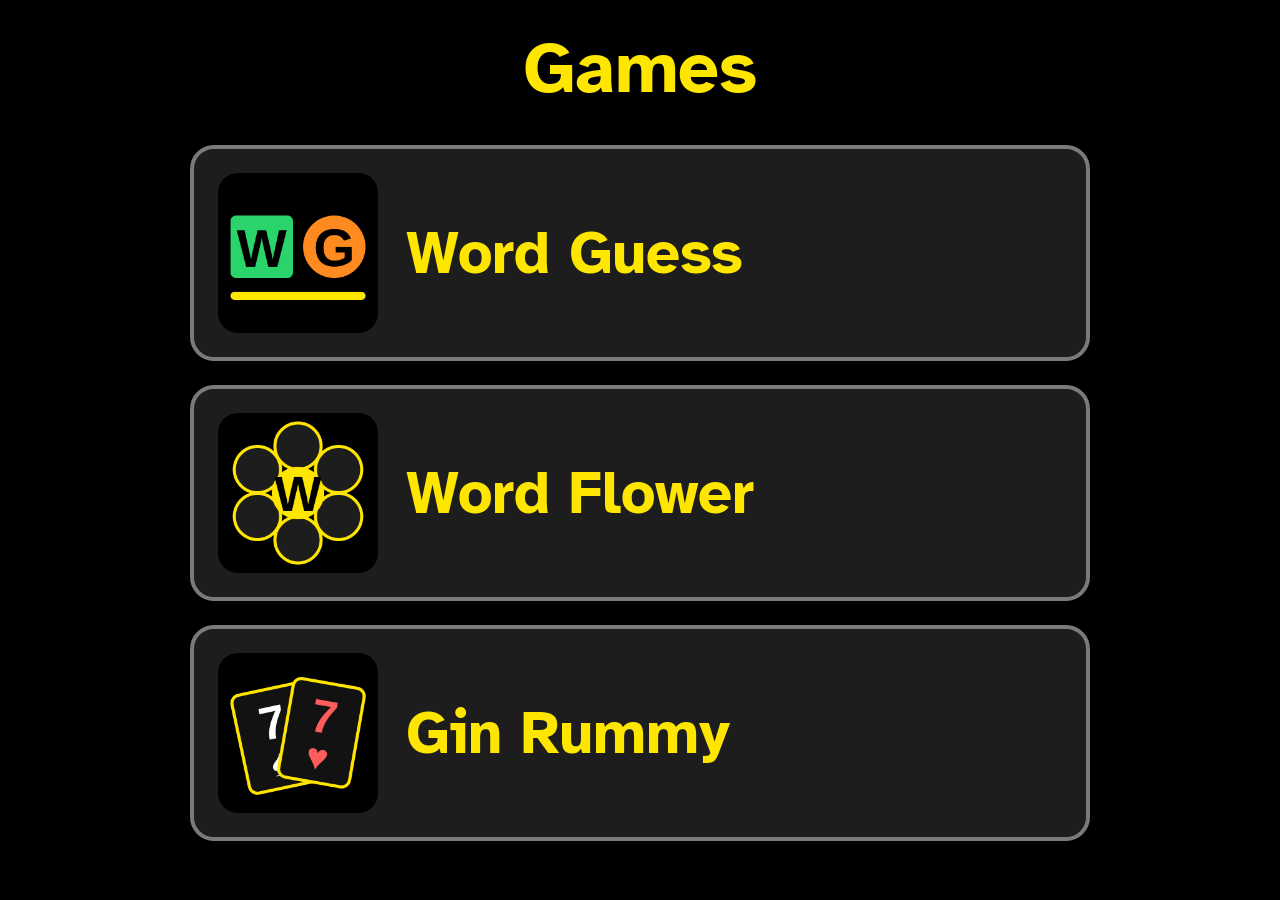
<file: index.html>
<!doctype html>
<html lang="en">
<head>
  <meta charset="utf-8">
  <meta name="viewport" content="width=device-width, initial-scale=1">
  <title>Low Vision Games</title>
  <meta name="theme-color" content="#000000">
  <style>
    @font-face { font-family: "Atkinson Hyperlegible"; font-weight: 700;
      src: url("word-guess/fonts/atkinson-hyperlegible-latin-700-normal.woff2") format("woff2"); }
    :root { --bg: #000; --fg: #ffe600; --card: #1d1d1d; --line: #7a7a7a; }
    * { box-sizing: border-box; }
    body { margin: 0; min-height: 100vh; background: var(--bg); color: var(--fg);
      font-family: "Atkinson Hyperlegible", -apple-system, Arial, sans-serif; font-weight: 700;
      padding: 24px 16px; }
    h1 { text-align: center; font-size: clamp(40px, 7vw, 72px); margin: 0 0 32px; }
    .apps { display: grid; gap: 24px; max-width: 900px; margin: 0 auto; }
    a.app { display: flex; align-items: center; gap: 28px; padding: 24px; background: var(--card);
      border: 4px solid var(--line); border-radius: 24px; color: inherit; text-decoration: none;
      font-size: clamp(36px, 6vw, 60px); }
    a.app img { width: clamp(96px, 16vw, 160px); height: auto; border-radius: 20px; }
  </style>
</head>
<body>
  <h1>Games</h1>
  <div class="apps">
    <a class="app" href="word-guess/"><img src="word-guess/icon-512.png" alt="">Word Guess</a>
    <a class="app" href="word-flower/"><img src="word-flower/icon-512.png" alt="">Word Flower</a>
    <a class="app" href="gin/"><img src="gin/icon-512.png" alt="">Gin Rummy</a>
  </div>
</body>
</html>
</file>
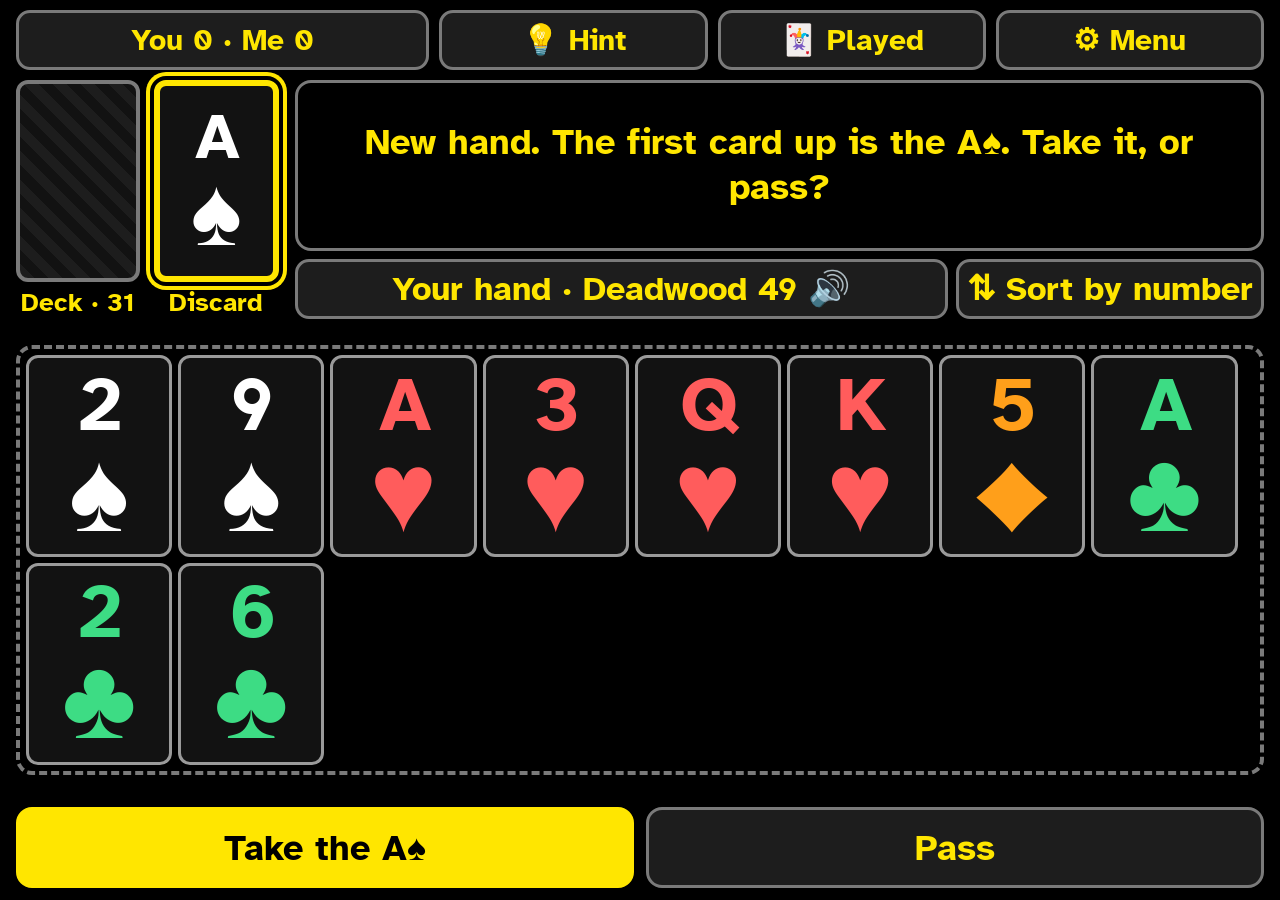
<file: gin/index.html>
<!doctype html>
<html lang="en" data-theme="yellow" data-size="large">
<head>
  <meta charset="utf-8">
  <meta name="viewport" content="width=device-width, initial-scale=1, viewport-fit=cover">
  <title>Gin Rummy</title>
  <meta name="description" content="Gin rummy against the computer, with giant cards and spoken play, for low vision.">
  <meta name="theme-color" content="#000000">
  <meta name="apple-mobile-web-app-capable" content="yes">
  <meta name="mobile-web-app-capable" content="yes">
  <meta name="apple-mobile-web-app-status-bar-style" content="black">
  <meta name="apple-mobile-web-app-title" content="Gin Rummy">
  <link rel="manifest" href="manifest.webmanifest">
  <link rel="icon" href="icon.svg" type="image/svg+xml">
  <link rel="apple-touch-icon" href="icon-180.png">
  <link rel="stylesheet" href="style.css">
</head>
<body>
  <header class="topbar">
    <button id="btn-score" class="bar-btn score-btn" type="button"><span id="score-text"></span></button>
    <button id="btn-hint" class="bar-btn" type="button"><span aria-hidden="true">💡</span> Hint</button>
    <button id="btn-played" class="bar-btn" type="button"><span aria-hidden="true">🃏</span> Played</button>
    <button id="btn-menu" class="bar-btn" type="button"><span aria-hidden="true">⚙</span> Menu</button>
  </header>

  <section class="table">
    <div class="piles">
      <button id="pile-deck" class="pile" type="button" aria-label="Deck"></button>
      <button id="pile-discard" class="pile" type="button" aria-label="Discard pile"></button>
    </div>
    <div class="info">
      <button id="message" class="message" type="button" aria-live="polite"></button>
      <div class="hand-row">
        <button id="hand-label" class="hand-label" type="button"></button>
        <button id="btn-sort" class="hand-label sort-btn" type="button"></button>
      </div>
    </div>
  </section>

  <section class="hand-area">
    <div id="hand" class="hand" role="group" aria-label="Your hand"></div>
  </section>

  <nav id="actions" class="actions"></nav>

  <!-- Full-screen panels -->
  <div id="panel-result" class="panel" hidden>
    <div class="panel-body">
      <p id="result-title" class="big-title center-text"></p>
      <p id="result-summary" class="summary"></p>
      <div id="result-hands" class="result-hands"></div>
      <div id="result-score" class="result-score"></div>
      <div class="result-buttons">
        <button id="btn-next" class="big-btn primary" type="button">Next hand</button>
        <button id="btn-result-hear" class="big-btn" type="button">🔊 Hear it again</button>
      </div>
    </div>
  </div>

  <div id="panel-played" class="panel" hidden>
    <div class="panel-body">
      <div class="panel-head">
        <h2>Cards played</h2>
        <button class="big-btn close" data-close type="button">Close</button>
      </div>
      <button id="btn-played-hear" class="big-btn wide" type="button">🔊 Read them to me</button>
      <p class="note">Every card in the discard pile this hand, by suit:</p>
      <div id="played-suits" class="played-suits"></div>
      <h3>Cards I picked up from the pile</h3>
      <div id="played-picked" class="mini-cards"></div>
    </div>
  </div>

  <div id="panel-menu" class="panel" hidden>
    <div class="panel-body">
      <div class="panel-head">
        <h2>Menu</h2>
        <button class="big-btn close" data-close type="button">Close</button>
      </div>

      <button id="btn-new" class="big-btn primary wide" type="button">Start a new game</button>
      <button id="btn-help" class="big-btn wide" type="button">🔊 How to play</button>

      <div class="setting">
        <h3>How well I play</h3>
        <div class="choices" data-setting="level">
          <button type="button" data-value="easy">Easy</button>
          <button type="button" data-value="medium">Medium</button>
        </div>
      </div>

      <div class="setting">
        <h3>Arrange my hand</h3>
        <button id="chk-melds" class="check-btn" type="button" role="checkbox" aria-checked="true">
          <span class="box" aria-hidden="true"></span><span>Put my melds first</span>
        </button>
        <p class="note">Runs and sets go first, each in a box, and the loose cards follow in a dashed box.</p>
        <h3 id="sort-heading" class="sub-heading">Sort my loose cards</h3>
        <div class="choices" data-setting="sortBy">
          <button type="button" data-value="suit">By suit</button>
          <button type="button" data-value="rank">By number</button>
        </div>
      </div>

      <div class="setting">
        <h3>Colors</h3>
        <div class="choices" data-setting="theme">
          <button type="button" data-value="yellow">Yellow on black</button>
          <button type="button" data-value="white">White on black</button>
          <button type="button" data-value="light">Black on white</button>
        </div>
      </div>

      <div class="setting">
        <h3>Card size</h3>
        <div class="choices" data-setting="size">
          <button type="button" data-value="large">Large</button>
          <button type="button" data-value="huge">Huge</button>
        </div>
      </div>

      <div class="setting">
        <h3>Speech</h3>
        <div class="choices" data-setting="speakCards">
          <button type="button" data-value="true">Say each card I tap</button>
          <button type="button" data-value="false">Stay quiet when I tap</button>
        </div>
        <div class="choices" data-setting="autoSpeak">
          <button type="button" data-value="true">Read my moves aloud</button>
          <button type="button" data-value="false">Only when asked</button>
        </div>
      </div>

      <div class="setting">
        <h3>Speaking speed</h3>
        <div class="choices" data-setting="rate">
          <button type="button" data-value="0.7">Slow</button>
          <button type="button" data-value="0.85">Medium</button>
          <button type="button" data-value="1">Normal</button>
        </div>
      </div>

      <div class="setting">
        <h3>Voice</h3>
        <select id="voice-select" class="voice-select"></select>
        <button id="btn-test-voice" class="big-btn" type="button">🔊 Test voice</button>
        <p class="note">To try other voices on iPad: Settings → Accessibility → Read &amp; Speak → Voices → English. Safari often doesn’t offer downloaded “Enhanced” or “Premium” voices to web games, so they may not appear in this list. If one does, it’s chosen automatically.</p>
      </div>

      <p id="menu-stats" class="note"></p>
      <p class="note version">Version 2026-11-25c</p>
    </div>
  </div>

  <div id="panel-confirm" class="panel" hidden>
    <div class="panel-body center">
      <p class="big-title">Stop this game and start a new one?</p>
      <button id="btn-confirm-yes" class="big-btn primary" type="button">Yes, new game</button>
      <button class="big-btn" data-close type="button">No, keep playing</button>
    </div>
  </div>

  <script src="engine.js"></script>
  <script src="app.js"></script>
</body>
</html>
</file>
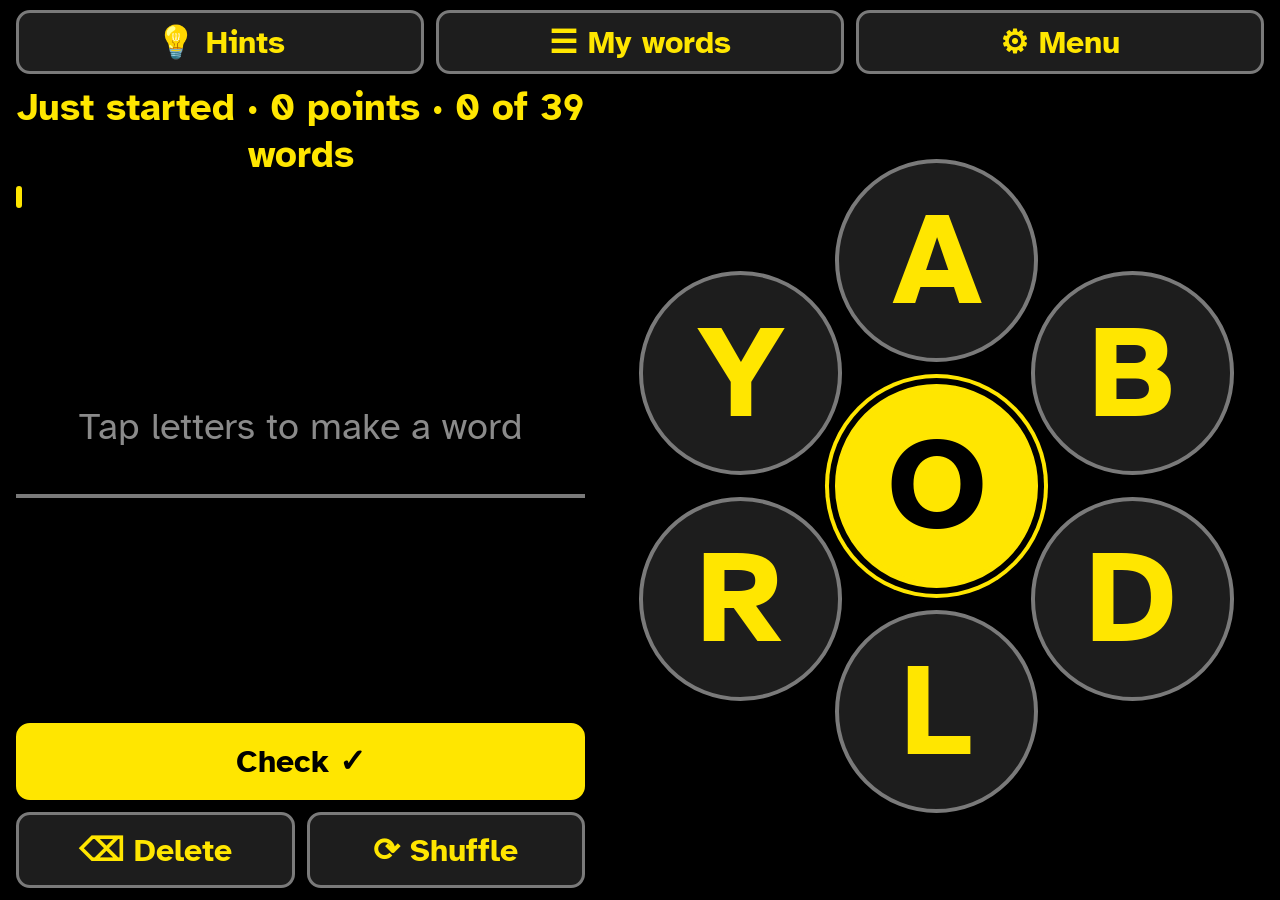
<file: word-flower/index.html>
<!doctype html>
<html lang="en" data-theme="yellow" data-size="large">
<head>
  <meta charset="utf-8">
  <meta name="viewport" content="width=device-width, initial-scale=1, viewport-fit=cover">
  <title>Word Flower</title>
  <meta name="description" content="Make words from seven big letters, with spoken help, for low vision.">
  <meta name="theme-color" content="#000000">
  <meta name="apple-mobile-web-app-capable" content="yes">
  <meta name="mobile-web-app-capable" content="yes">
  <meta name="apple-mobile-web-app-status-bar-style" content="black">
  <meta name="apple-mobile-web-app-title" content="Word Flower">
  <link rel="manifest" href="manifest.webmanifest">
  <link rel="icon" href="icon.svg" type="image/svg+xml">
  <link rel="apple-touch-icon" href="icon-180.png">
  <link rel="stylesheet" href="style.css">
</head>
<body>
  <header class="topbar">
    <button id="btn-hints" class="bar-btn" type="button">
      <span class="bar-icon" aria-hidden="true">💡</span><span>Hints</span>
    </button>
    <button id="btn-words" class="bar-btn" type="button">
      <span class="bar-icon" aria-hidden="true">☰</span><span>My words</span>
    </button>
    <button id="btn-menu" class="bar-btn" type="button">
      <span class="bar-icon" aria-hidden="true">⚙</span><span>Menu</span>
    </button>
  </header>

  <main class="game">
    <button id="score" class="score" type="button">
      <span id="score-text" class="score-text"></span>
      <span class="bar"><span id="bar-fill" class="bar-fill"></span></span>
    </button>
    <button id="word" class="word" type="button" aria-label="Your word"></button>
    <p id="message" class="message" aria-live="polite"></p>
    <div id="flower-cell" class="flower-cell">
      <div id="flower" class="flower" role="group" aria-label="Letters"></div>
    </div>
    <div class="actions">
      <button id="btn-delete" class="act" type="button">⌫ Delete</button>
      <button id="btn-shuffle" class="act" type="button">⟳ Shuffle</button>
      <button id="btn-check" class="act primary" type="button">Check ✓</button>
    </div>
  </main>

  <!-- Full-screen panels -->
  <div id="panel-hints" class="panel" hidden>
    <div class="panel-body">
      <div class="panel-head">
        <h2>Hints</h2>
        <button class="big-btn close" data-close type="button">Close</button>
      </div>
      <button id="btn-hear-letters" class="big-btn wide" type="button">🔊 Hear my letters</button>
      <button id="btn-clue" class="big-btn primary wide" type="button">Give me a clue</button>
      <p id="clue-text" class="clue-text" hidden></p>
      <button id="btn-reveal" class="big-btn wide" type="button" hidden>Tell me that word</button>
      <h3>Words still to find</h3>
      <p id="left-summary" class="note"></p>
      <div id="left-table" class="left-table"></div>
    </div>
  </div>

  <div id="panel-words" class="panel" hidden>
    <div class="panel-body">
      <div class="panel-head">
        <h2 id="words-title">My words</h2>
        <button class="big-btn close" data-close type="button">Close</button>
      </div>
      <button id="btn-hear-words" class="big-btn wide" type="button">🔊 Read my words</button>
      <div id="found-list" class="word-list"></div>
      <p class="note">Words marked + are bonus words: real but less common, so they aren't counted in the total.</p>
      <button id="btn-missed" class="big-btn wide" type="button">Show the words I haven't found</button>
      <h3 id="missed-title" hidden>Words you haven't found</h3>
      <div id="missed-list" class="word-list missed" hidden></div>
    </div>
  </div>

  <div id="panel-menu" class="panel" hidden>
    <div class="panel-body">
      <div class="panel-head">
        <h2>Menu</h2>
        <button class="big-btn close" data-close type="button">Close</button>
      </div>

      <button id="btn-new" class="big-btn primary wide" type="button">Start a new puzzle</button>
      <button id="btn-help" class="big-btn wide" type="button">🔊 How to play</button>

      <div class="setting">
        <h3>Puzzle number</h3>
        <button id="puzzle-number" class="puzzle-number" type="button"></button>
        <div class="goto">
          <input id="goto-input" class="goto-input" type="text" inputmode="numeric" pattern="[0-9]*"
                 autocomplete="off" placeholder="Number" aria-label="Puzzle number to play">
          <button id="btn-goto" class="big-btn" type="button">Play this puzzle</button>
        </div>
        <p id="goto-note" class="note"></p>
      </div>

      <div class="setting">
        <h3>Colors</h3>
        <div class="choices" data-setting="theme">
          <button type="button" data-value="yellow">Yellow on black</button>
          <button type="button" data-value="white">White on black</button>
          <button type="button" data-value="light">Black on white</button>
        </div>
      </div>

      <div class="setting">
        <h3>Letter size</h3>
        <div class="choices" data-setting="size">
          <button type="button" data-value="large">Large</button>
          <button type="button" data-value="huge">Huge</button>
        </div>
      </div>

      <div class="setting">
        <h3>Speech</h3>
        <div class="choices" data-setting="speakKeys">
          <button type="button" data-value="true">Say each letter I tap</button>
          <button type="button" data-value="false">Stay quiet when I tap</button>
        </div>
        <div class="choices" data-setting="examples">
          <button type="button" data-value="true">“B as in ball”</button>
          <button type="button" data-value="false">Just “B”</button>
        </div>
        <div class="choices" data-setting="autoSpeak">
          <button type="button" data-value="true">Read results aloud</button>
          <button type="button" data-value="false">Only when I ask</button>
        </div>
      </div>

      <div class="setting">
        <h3>Speaking speed</h3>
        <div class="choices" data-setting="rate">
          <button type="button" data-value="0.7">Slow</button>
          <button type="button" data-value="0.85">Medium</button>
          <button type="button" data-value="1">Normal</button>
        </div>
      </div>

      <div class="setting">
        <h3>Voice</h3>
        <select id="voice-select" class="voice-select"></select>
        <button id="btn-test-voice" class="big-btn" type="button">🔊 Test voice</button>
        <p class="note">To try other voices on iPad: Settings → Accessibility → Read &amp; Speak → Voices → English. Safari often doesn’t offer downloaded “Enhanced” or “Premium” voices to web games, so they may not appear in this list. If one does, it’s chosen automatically.</p>
      </div>

      <p class="note version">Version 2026-11-25c</p>
    </div>
  </div>

  <div id="panel-confirm" class="panel" hidden>
    <div class="panel-body center">
      <p id="confirm-title" class="big-title">Leave this puzzle and start a new one?</p>
      <p class="note">Your words for this puzzle will be cleared.</p>
      <button id="btn-confirm-yes" class="big-btn primary" type="button">Yes, new puzzle</button>
      <button class="big-btn" data-close type="button">No, keep playing</button>
    </div>
  </div>

  <script src="words.js"></script>
  <script src="app.js"></script>
</body>
</html>
</file>
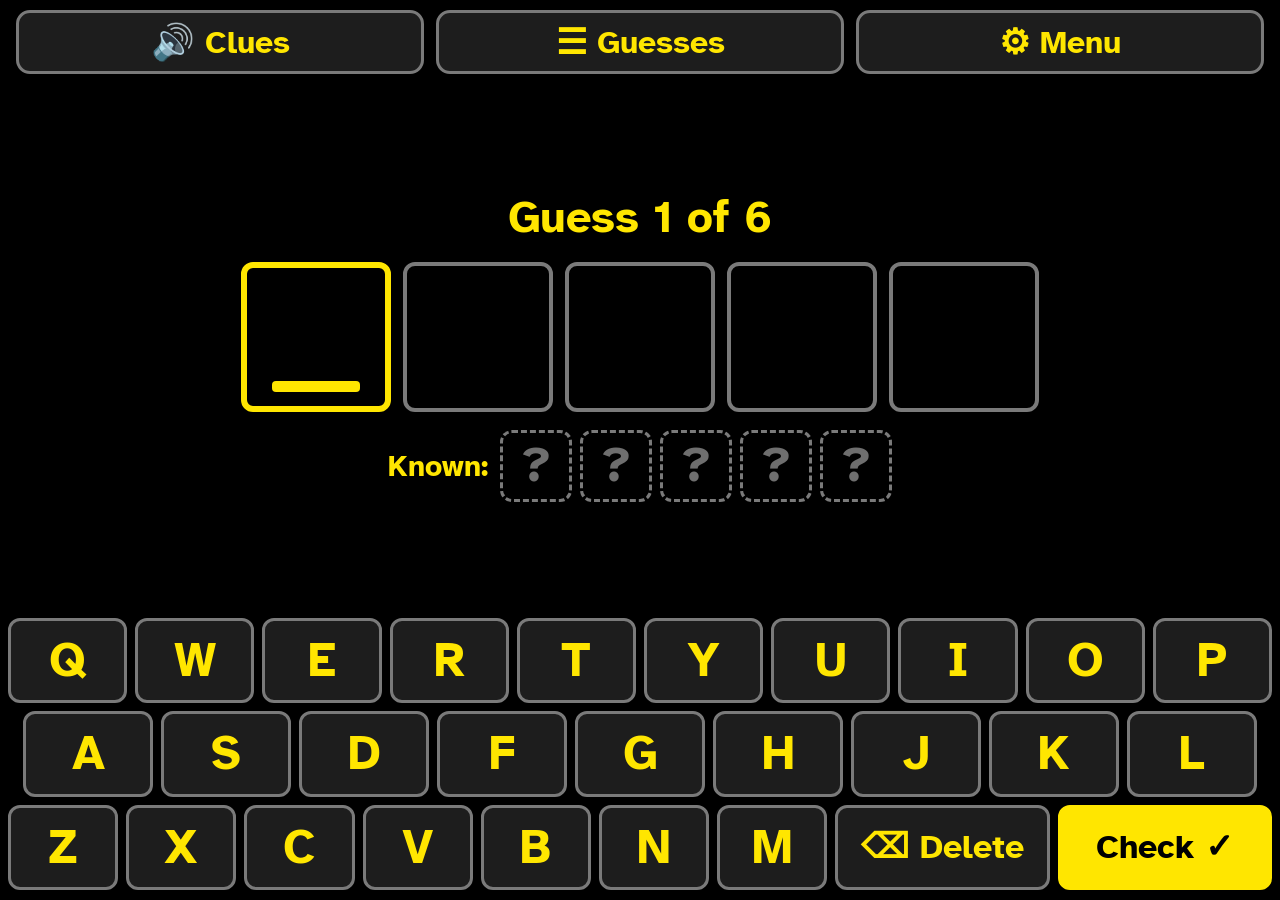
<file: word-guess/index.html>
<!doctype html>
<html lang="en" data-theme="yellow" data-size="large">
<head>
  <meta charset="utf-8">
  <meta name="viewport" content="width=device-width, initial-scale=1, viewport-fit=cover">
  <title>Word Guess</title>
  <meta name="description" content="A word-guessing game with giant letters and spoken clues, for low vision.">
  <meta name="theme-color" content="#000000">
  <meta name="apple-mobile-web-app-capable" content="yes">
  <meta name="mobile-web-app-capable" content="yes">
  <meta name="apple-mobile-web-app-status-bar-style" content="black">
  <meta name="apple-mobile-web-app-title" content="Word Guess">
  <link rel="manifest" href="manifest.webmanifest">
  <link rel="icon" href="icon.svg" type="image/svg+xml">
  <link rel="apple-touch-icon" href="icon-180.png">
  <link rel="stylesheet" href="style.css">
</head>
<body>
  <header class="topbar">
    <button id="btn-clues" class="bar-btn" type="button">
      <span class="bar-icon" aria-hidden="true">🔊</span><span>Clues</span>
    </button>
    <button id="btn-history" class="bar-btn" type="button">
      <span class="bar-icon" aria-hidden="true">☰</span><span>Guesses</span>
    </button>
    <button id="btn-menu" class="bar-btn" type="button">
      <span class="bar-icon" aria-hidden="true">⚙</span><span>Menu</span>
    </button>
  </header>

  <main class="play">
    <p id="status" class="status" aria-live="polite"></p>
    <div id="row" class="row" role="group" aria-label="Your guess"></div>
    <section class="known" aria-label="What you know so far">
      <div id="known-row" class="known-row"></div>
      <div id="known-extra" class="known-extra"></div>
    </section>
  </main>

  <nav id="keyboard" class="keyboard" aria-label="Letters"></nav>

  <!-- Full-screen panels -->
  <div id="panel-end" class="panel" hidden>
    <div class="panel-body center">
      <p id="end-title" class="end-title"></p>
      <div id="end-word" class="row end-word"></div>
      <p id="end-stats" class="end-stats"></p>
      <button id="btn-end-new" class="big-btn primary" type="button">New word</button>
      <button id="btn-end-hear" class="big-btn" type="button">🔊 Hear it again</button>
      <button id="btn-end-luck" class="big-btn" type="button" hidden>🍀 How lucky was I?</button>
      <button id="btn-end-menu" class="big-btn" type="button">⚙ Menu</button>
    </div>
  </div>

  <div id="panel-luck" class="panel" hidden>
    <div class="panel-body">
      <div class="panel-head">
        <h2>How lucky was I?</h2>
        <button id="btn-luck-close" class="big-btn close" type="button">Close</button>
      </div>
      <p id="luck-status" class="luck-status" aria-live="polite"></p>
      <button id="btn-luck-retry" class="big-btn wide" type="button" hidden>Try again</button>
      <button id="btn-luck-hear" class="big-btn wide" type="button" hidden>🔊 Read it to me</button>
      <div id="luck-list" class="luck-list"></div>
      <p id="luck-note" class="note" hidden>Luck compares what each guess actually left with what that same
        guess leaves on average, counting every word Wordle could pick. Ratings come from the
        Wordle Luck service; the luck score is the same number Wordle Luck shows.</p>
    </div>
  </div>

  <div id="panel-history" class="panel" hidden>
    <div class="panel-body">
      <div class="panel-head">
        <h2>Your guesses</h2>
        <button class="big-btn close" data-close type="button">Close</button>
      </div>
      <div id="history-list" class="history-list"></div>
      <div class="legend">
        <span><span class="mini correct">✓</span> right spot</span>
        <span><span class="mini present">↔</span> in the word, wrong spot</span>
        <span><span class="mini absent">✕</span> not in the word</span>
      </div>
    </div>
  </div>

  <div id="panel-menu" class="panel" hidden>
    <div class="panel-body">
      <div class="panel-head">
        <h2>Menu</h2>
        <button class="big-btn close" data-close type="button">Close</button>
      </div>

      <button id="btn-new" class="big-btn primary wide" type="button">Start a new word</button>
      <button id="btn-help" class="big-btn wide" type="button">🔊 How to play</button>

      <div class="setting">
        <h3>Word length</h3>
        <div class="choices" data-setting="length">
          <button type="button" data-value="4">4 letters</button>
          <button type="button" data-value="5">5 letters</button>
        </div>
        <p class="note">Takes effect with the next new word.</p>
      </div>

      <div class="setting">
        <h3>Number of guesses</h3>
        <div class="choices" data-setting="maxGuesses">
          <button type="button" data-value="6">6</button>
          <button type="button" data-value="8">8</button>
          <button type="button" data-value="0">No limit</button>
        </div>
        <p class="note">Takes effect with the next new word.</p>
      </div>

      <div class="setting">
        <h3>Colors</h3>
        <div class="choices" data-setting="theme">
          <button type="button" data-value="yellow">Yellow on black</button>
          <button type="button" data-value="white">White on black</button>
          <button type="button" data-value="light">Black on white</button>
        </div>
      </div>

      <div class="setting">
        <h3>Letter size</h3>
        <div class="choices" data-setting="size">
          <button type="button" data-value="large">Large</button>
          <button type="button" data-value="huge">Huge</button>
        </div>
      </div>

      <div class="setting">
        <h3>Keyboard order</h3>
        <div class="choices" data-setting="layout">
          <button type="button" data-value="qwerty">Q W E R T Y</button>
          <button type="button" data-value="abc">A B C D</button>
        </div>
      </div>

      <div class="setting">
        <h3>Speech</h3>
        <div class="choices" data-setting="speakKeys">
          <button type="button" data-value="true">Say each letter I tap</button>
          <button type="button" data-value="false">Stay quiet when I tap</button>
        </div>
        <div class="choices" data-setting="examples">
          <button type="button" data-value="true">“B as in ball”</button>
          <button type="button" data-value="false">Just “B”</button>
        </div>
        <div class="choices" data-setting="autoSpeak">
          <button type="button" data-value="true">Read results aloud</button>
          <button type="button" data-value="false">Only when I ask</button>
        </div>
      </div>

      <div class="setting">
        <h3>Speaking speed</h3>
        <div class="choices" data-setting="rate">
          <button type="button" data-value="0.7">Slow</button>
          <button type="button" data-value="0.85">Medium</button>
          <button type="button" data-value="1">Normal</button>
        </div>
      </div>

      <div class="setting">
        <h3>Voice</h3>
        <select id="voice-select" class="voice-select"></select>
        <button id="btn-test-voice" class="big-btn" type="button">🔊 Test voice</button>
        <p class="note">To try other voices on iPad: Settings → Accessibility → Read &amp; Speak → Voices → English. Safari often doesn’t offer downloaded “Enhanced” or “Premium” voices to web games, so they may not appear in this list. If one does, it’s chosen automatically.</p>
      </div>

      <div class="setting">
        <h3>Guesses must be real words</h3>
        <div class="choices" data-setting="strict">
          <button type="button" data-value="true">Yes</button>
          <button type="button" data-value="false">No, accept anything</button>
        </div>
      </div>

      <p id="menu-stats" class="note stats-line"></p>
      <p class="note version">Version 2026-11-25c</p>
    </div>
  </div>

  <div id="panel-confirm" class="panel" hidden>
    <div class="panel-body center">
      <p class="end-title">Give up on this word and start a new one?</p>
      <button id="btn-confirm-yes" class="big-btn primary" type="button">Yes, new word</button>
      <button class="big-btn" data-close type="button">No, keep playing</button>
    </div>
  </div>

  <script src="words.js"></script>
  <script src="app.js"></script>
</body>
</html>
</file>
<file: gin/style.css>
@font-face {
  font-family: "Atkinson Hyperlegible";
  font-weight: 400;
  font-display: swap;
  src: url("fonts/atkinson-hyperlegible-latin-400-normal.woff2") format("woff2");
}
@font-face {
  font-family: "Atkinson Hyperlegible";
  font-weight: 700;
  font-display: swap;
  src: url("fonts/atkinson-hyperlegible-latin-700-normal.woff2") format("woff2");
}

/* ---------- Themes ----------
   Four suit colors, so hearts and diamonds never look alike. Blue is avoided
   because macular degeneration often weakens blue-yellow discrimination. */
:root,
:root[data-theme="yellow"] {
  --bg: #000;
  --fg: #ffe600;
  --key-bg: #1d1d1d;
  --line: #ffe600;
  --soft-line: #7a7a7a;
  --dim: #8a8a8a;
  --card-bg: #121212;
  --card-line: #9a9a9a;
  --spades: #ffffff;
  --hearts: #ff5c5c;
  --diamonds: #ff9f1a;
  --clubs: #3ddc84;
  --good: #2bd46b;
  --on-good: #000;
}
:root[data-theme="white"] {
  --bg: #000;
  --fg: #fff;
  --key-bg: #1d1d1d;
  --line: #fff;
  --soft-line: #7a7a7a;
  --dim: #8a8a8a;
  --card-bg: #121212;
  --card-line: #9a9a9a;
  --spades: #ffffff;
  --hearts: #ff5c5c;
  --diamonds: #ff9f1a;
  --clubs: #3ddc84;
  --good: #2bd46b;
  --on-good: #000;
}
:root[data-theme="light"] {
  --bg: #fff;
  --fg: #000;
  --key-bg: #e6e6e6;
  --line: #000;
  --soft-line: #8c8c8c;
  --dim: #6e6e6e;
  --card-bg: #fff;
  --card-line: #555;
  --spades: #000;
  --hearts: #c40000;
  --diamonds: #b34700;
  --clubs: #0b7a2f;
  --good: #12752f;
  --on-good: #fff;
}

/* ---------- Sizes ----------
   Card width is limited by the screen width (about 6 cards per row) and by height
   (two rows of hand plus the table must fit). */
:root {
  --card-cap: 150px;
  --per-row: 6.4;
  --card-w: min(var(--card-cap), calc((100vw - 92px) / var(--per-row)), calc((100vh - 305px) / 4.07));
  --card-h: calc(var(--card-w) * 1.38);
  --act-h: clamp(64px, 9vh, 96px);
}
:root[data-size="huge"] {
  --card-cap: 190px;
  --per-row: 5.3;
  --card-w: min(var(--card-cap), calc((100vw - 80px) / var(--per-row)), calc((100vh - 305px) / 4.07));
}

* { box-sizing: border-box; }
[hidden] { display: none !important; }

html, body {
  margin: 0;
  height: 100%;
  background: var(--bg);
  color: var(--fg);
  font-family: "Atkinson Hyperlegible", -apple-system, "Helvetica Neue", Arial, sans-serif;
  font-weight: 700;
  -webkit-text-size-adjust: 100%;
}
body {
  display: grid;
  grid-template-rows: auto auto 1fr auto;
  grid-template-columns: minmax(0, 1fr);
  height: 100vh;
  height: 100dvh;
  padding: env(safe-area-inset-top) env(safe-area-inset-right) env(safe-area-inset-bottom) env(safe-area-inset-left);
  overflow: hidden;
}
button, select {
  font: inherit;
  color: inherit;
  touch-action: manipulation;
  -webkit-tap-highlight-color: transparent;
  user-select: none;
  -webkit-user-select: none;
}
button { cursor: pointer; }

/* ---------- Top bar ---------- */
.topbar {
  display: flex;
  gap: 10px;
  padding: 10px 16px 0;
}
.bar-btn {
  flex: 1 1 0;
  min-width: 0;
  white-space: nowrap;
  overflow: hidden;
  text-overflow: ellipsis;
  min-height: 60px;
  padding: 0 10px;
  background: var(--key-bg);
  border: 3px solid var(--soft-line);
  border-radius: 14px;
  font-size: clamp(20px, 2.8vw, 30px);
}
.score-btn { flex: 1.6 1 0; }

/* ---------- Cards ---------- */
.card {
  position: relative;
  width: var(--card-w);
  height: var(--card-h);
  flex: none;
  display: flex;
  flex-direction: column;
  align-items: center;
  justify-content: center;
  gap: 0;
  padding: 0;
  background: var(--card-bg);
  border: 3px solid var(--card-line);
  border-radius: 12px;
  line-height: 1;
}
.card .rank { font-size: calc(var(--card-w) * 0.52); letter-spacing: -0.04em; }
.card .suit { font-size: calc(var(--card-w) * 0.78); line-height: 0.9; }
/* The font's diamond is much narrower than the other suits; widen it to match. */
.card.s2 .suit, .played-row.s2 .big-suit { display: inline-block; transform: scaleX(1.4); }
.card.s0 { color: var(--spades); }
.card.s1 { color: var(--hearts); }
.card.s2 { color: var(--diamonds); }
.card.s3 { color: var(--clubs); }
.card.selected {
  transform: translateY(calc(var(--card-w) * -0.12));
  border: 6px solid var(--line);
  box-shadow: 0 0 0 4px var(--bg), 0 0 0 8px var(--line);
}
.card.new::after {
  content: "NEW";
  position: absolute;
  top: -12px;
  left: 50%;
  transform: translateX(-50%);
  padding: 2px 8px;
  font-size: calc(var(--card-w) * 0.15);
  background: var(--fg);
  color: var(--bg);
  border-radius: 8px;
}
.card.small {
  --card-w: 64px;
  border-width: 2px;
  border-radius: 8px;
}

/* Face-down card */
.card.back {
  background:
    repeating-linear-gradient(45deg, var(--key-bg) 0 10px, transparent 10px 20px),
    var(--card-bg);
  border: 4px solid var(--soft-line);
}

/* ---------- Table ---------- */
.table {
  display: flex;
  align-items: center;
  gap: 16px;
  padding: 10px 16px 0;
  min-height: 0;
}
.piles { display: flex; gap: 14px; flex: none; }
.pile {
  position: relative;
  padding: 0;
  background: none;
  border: 0;
  display: flex;
  flex-direction: column;
  align-items: center;
  gap: 4px;
}
/* The deck and discard pile are a little smaller than hand cards, to leave room
   for two full rows of hand on a sideways iPad. */
.pile { --card-w: calc(min(var(--card-cap), calc((100vw - 92px) / var(--per-row)), calc((100vh - 305px) / 4.07)) * 0.85); }
.pile-label { font-size: clamp(18px, 2.4vw, 26px); }
.pile.active .card { border: 6px solid var(--line); box-shadow: 0 0 0 4px var(--bg), 0 0 0 8px var(--line); }
.pile .empty {
  width: var(--card-w);
  height: var(--card-h);
  display: flex;
  align-items: center;
  justify-content: center;
  border: 3px dashed var(--soft-line);
  border-radius: 12px;
  color: var(--dim);
  font-size: calc(var(--card-w) * 0.18);
}
.info {
  flex: 1 1 auto;
  min-width: 0;
  align-self: stretch;
  display: flex;
  flex-direction: column;
  gap: 8px;
}
.message {
  flex: 1 1 auto;
  min-width: 0;
  display: flex;
  align-items: center;
  justify-content: center;
  text-align: center;
  padding: 8px 14px;
  background: none;
  border: 3px solid var(--soft-line);
  border-radius: 16px;
  font-size: clamp(22px, 3vw, 36px);
  line-height: 1.25;
}

/* ---------- Hand ---------- */
.hand-area {
  min-height: 0;
  overflow-y: auto;
  padding: 6px 16px 6px;
  display: flex;
  flex-direction: column;
  gap: 8px;
}
.hand-label {
  align-self: stretch;
  background: var(--key-bg);
  border: 3px solid var(--soft-line);
  border-radius: 14px;
  padding: 6px 8px;
  font-size: clamp(22px, 3vw, 34px);
}
.hand {
  display: flex;
  flex-wrap: wrap;
  justify-content: center;
  align-content: flex-start;
  gap: 14px 10px;
  padding-top: calc(var(--card-w) * 0.14);
}
.group {
  display: flex;
  flex-wrap: wrap;
  gap: 6px;
  padding: 6px;
  border: 4px solid var(--line);
  border-radius: 16px;
}
.group.loose { border: 4px dashed var(--soft-line); }
.group.plain { border-color: transparent; padding: 6px 0; }

/* ---------- Actions ---------- */
.actions {
  display: flex;
  gap: 12px;
  padding: 6px 16px 12px;
}
.act {
  flex: 1 1 0;
  min-width: 0;
  display: flex;
  align-items: center;
  justify-content: center;
  min-height: var(--act-h);
  padding: 6px 12px;
  font-size: clamp(22px, 3vw, 36px);
  background: var(--key-bg);
  border: 3px solid var(--soft-line);
  border-radius: 16px;
}
.act.primary { background: var(--fg); color: var(--bg); border-color: var(--fg); }
.act.go { background: var(--good); color: var(--on-good); border-color: var(--good); }
.act.info {
  cursor: default;
  background: none;
  border-style: dashed;
  font-weight: 400;
}
.act:not(.info):active { outline: 5px solid var(--line); outline-offset: -5px; }
.act .suit-txt.s1 { color: var(--hearts); }

/* ---------- Panels ---------- */
.panel {
  position: fixed;
  inset: 0;
  z-index: 10;
  background: var(--bg);
  overflow-y: auto;
  -webkit-overflow-scrolling: touch;
  padding: calc(env(safe-area-inset-top) + 16px) 16px calc(env(safe-area-inset-bottom) + 24px);
}
.panel-body {
  max-width: 1000px;
  margin: 0 auto;
  display: flex;
  flex-direction: column;
  gap: 18px;
}
.panel-body.center {
  min-height: 100%;
  align-items: center;
  justify-content: center;
  text-align: center;
}
.panel-head {
  display: flex;
  align-items: center;
  justify-content: space-between;
  gap: 16px;
}
.panel h2 { margin: 0; font-size: clamp(32px, 5vw, 52px); }
.panel h3 { margin: 0; font-size: clamp(26px, 3.6vw, 38px); }
.big-title { margin: 0; font-size: clamp(40px, 7vw, 76px); line-height: 1.1; }
.center-text { text-align: center; }
.summary { margin: 0; font-size: clamp(26px, 3.6vw, 40px); line-height: 1.3; text-align: center; }

.big-btn {
  min-height: 80px;
  padding: 12px 28px;
  font-size: clamp(26px, 3.6vw, 38px);
  background: var(--key-bg);
  border: 4px solid var(--soft-line);
  border-radius: 16px;
}
.big-btn.primary { background: var(--fg); color: var(--bg); border-color: var(--fg); }
.big-btn.wide { width: 100%; }
.big-btn.close { min-width: 180px; }
.panel-body.center .big-btn { min-width: min(100%, 420px); }

.setting {
  border-top: 3px solid var(--soft-line);
  padding-top: 18px;
  display: flex;
  flex-direction: column;
  gap: 12px;
}
.choices { display: flex; flex-wrap: wrap; gap: 12px; }
.choices button {
  flex: 1 1 200px;
  min-height: 76px;
  padding: 10px 16px;
  font-size: clamp(24px, 3.2vw, 34px);
  background: var(--key-bg);
  border: 4px solid var(--soft-line);
  border-radius: 16px;
}
.choices button[aria-pressed="true"] { background: var(--fg); color: var(--bg); border-color: var(--fg); }
.choices button[aria-pressed="true"]::before { content: "✓ "; }
.voice-select {
  min-height: 76px;
  font-size: clamp(22px, 3vw, 32px);
  background: var(--key-bg);
  border: 4px solid var(--soft-line);
  border-radius: 16px;
  padding: 0 16px;
  width: 100%;
}
.note {
  margin: 0;
  font-weight: 400;
  font-size: clamp(22px, 2.8vw, 30px);
  line-height: 1.35;
}

/* Result panel */
.result-hands { display: flex; flex-direction: column; gap: 18px; }
.result-side {
  display: flex;
  flex-direction: column;
  gap: 10px;
  border-top: 3px solid var(--soft-line);
  padding-top: 14px;
}
.result-side h3 { font-size: clamp(26px, 3.4vw, 36px); }
.result-cards {
  display: flex;
  flex-wrap: wrap;
  gap: 10px;
  --card-w: min(84px, calc((100vw - 120px) / 10));
}
.result-cards .group { gap: 4px; padding: 4px; }
.result-cards .card.laid { border: 4px dotted var(--line); }
.result-score {
  display: grid;
  grid-template-columns: auto auto auto;
  gap: 8px 28px;
  justify-content: center;
  font-size: clamp(26px, 3.4vw, 38px);
  border-top: 3px solid var(--soft-line);
  padding-top: 14px;
}
.result-score .head { font-weight: 400; }
.result-buttons { display: flex; flex-wrap: wrap; gap: 14px; justify-content: center; }
.result-buttons .big-btn { flex: 1 1 300px; }

/* Cards played panel */
.played-suits { display: flex; flex-direction: column; gap: 12px; }
.played-row {
  display: flex;
  align-items: center;
  gap: 16px;
  min-height: 80px;
  padding: 8px 14px;
  background: var(--key-bg);
  border: 3px solid var(--soft-line);
  border-radius: 14px;
  text-align: left;
}
.played-row .big-suit { font-size: 84px; line-height: 1; min-width: 92px; text-align: center; }
.played-row .ranks { font-size: clamp(28px, 4vw, 44px); letter-spacing: 0.04em; }
.played-row.s0 .ranks { color: var(--spades); }
.played-row.s1 .ranks { color: var(--hearts); }
.played-row.s2 .ranks { color: var(--diamonds); }
.played-row.s3 .ranks { color: var(--clubs); }
.played-row.s0 .big-suit { color: var(--spades); }
.played-row.s1 .big-suit { color: var(--hearts); }
.played-row.s2 .big-suit { color: var(--diamonds); }
.played-row.s3 .big-suit { color: var(--clubs); }
.mini-cards { display: flex; flex-wrap: wrap; gap: 10px; --card-w: 84px; }

/* ---------- How to play ---------- */
.help-text p {
  margin: 0 0 14px;
  font-weight: 400;
  font-size: clamp(26px, 3.6vw, 38px);
  line-height: 1.4;
}

/* ---------- Checkbox setting ---------- */
.check-btn {
  display: flex;
  align-items: center;
  gap: 20px;
  width: 100%;
  min-height: 84px;
  padding: 10px 20px;
  font-size: clamp(24px, 3.2vw, 34px);
  text-align: left;
  background: var(--key-bg);
  border: 4px solid var(--soft-line);
  border-radius: 16px;
}
.check-btn .box {
  flex: none;
  width: 1.5em;
  height: 1.5em;
  display: flex;
  align-items: center;
  justify-content: center;
  border: 5px solid var(--fg);
  border-radius: 10px;
  font-size: 1em;
}
.check-btn[aria-checked="true"] .box { background: var(--fg); color: var(--bg); }
.check-btn[aria-checked="true"] .box::after { content: "✓"; font-weight: 700; }
.sub-heading { margin-top: 8px !important; }

/* ---------- Arranging cards ---------- */
.hand-row { display: flex; gap: 8px; }
.hand-row .hand-label { flex: 1 1 auto; min-width: 0; }
.hand-row .sort-btn { flex: 0 0 auto; white-space: nowrap; }
.card.movable { touch-action: none; }
.card.dragging {
  position: relative;
  z-index: 5;
  opacity: 0.9;
  border: 6px solid var(--line);
  box-shadow: 0 10px 24px rgba(0, 0, 0, 0.6);
  transition: none;
}
.act.arrow { flex: 0 0 auto; min-width: 84px; font-size: clamp(28px, 3.6vw, 40px); }
/* Narrow screens: the sort button goes under "Your hand" instead of beside it. */
@media (max-width: 600px) {
  .hand-row { flex-direction: column; }
}
</file>
<file: word-flower/style.css>
@font-face {
  font-family: "Atkinson Hyperlegible";
  font-weight: 400;
  font-display: swap;
  src: url("fonts/atkinson-hyperlegible-latin-400-normal.woff2") format("woff2");
}
@font-face {
  font-family: "Atkinson Hyperlegible";
  font-weight: 700;
  font-display: swap;
  src: url("fonts/atkinson-hyperlegible-latin-700-normal.woff2") format("woff2");
}

/* ---------- Themes (same palettes as Word Guess) ---------- */
:root,
:root[data-theme="yellow"] {
  --bg: #000;
  --fg: #ffe600;
  --key-bg: #1d1d1d;
  --line: #ffe600;
  --soft-line: #7a7a7a;
  --dim: #8a8a8a;
  --good: #2bd46b;
  --on-good: #000;
}
:root[data-theme="white"] {
  --bg: #000;
  --fg: #fff;
  --key-bg: #1d1d1d;
  --line: #fff;
  --soft-line: #7a7a7a;
  --dim: #8a8a8a;
  --good: #2bd46b;
  --on-good: #000;
}
:root[data-theme="light"] {
  --bg: #fff;
  --fg: #000;
  --key-bg: #e6e6e6;
  --line: #000;
  --soft-line: #8c8c8c;
  --dim: #767676;
  --good: #12752f;
  --on-good: #fff;
}

/* ---------- Sizes ---------- */
:root {
  --flower: min(94vw, 54vh, 720px);
  --act-h: clamp(64px, 8.5vh, 96px);
  --word-max: clamp(60px, 13vh, 120px);
}
:root[data-size="huge"] {
  --flower: min(98vw, 56vh, 780px);
  --act-h: clamp(72px, 9.5vh, 112px);
  --word-max: clamp(70px, 16vh, 150px);
}
@media (min-aspect-ratio: 1/1) {
  :root { --flower: min(52vw, calc(100vh - 120px), 760px); }
  :root[data-size="huge"] { --flower: min(52vw, calc(100vh - 110px), 820px); }
}

* { box-sizing: border-box; }
[hidden] { display: none !important; }

html, body {
  margin: 0;
  height: 100%;
  background: var(--bg);
  color: var(--fg);
  font-family: "Atkinson Hyperlegible", -apple-system, "Helvetica Neue", Arial, sans-serif;
  font-weight: 700;
  -webkit-text-size-adjust: 100%;
}
body {
  display: grid;
  grid-template-rows: auto 1fr;
  grid-template-columns: minmax(0, 1fr);
  height: 100vh;
  height: 100dvh;
  padding: env(safe-area-inset-top) env(safe-area-inset-right) env(safe-area-inset-bottom) env(safe-area-inset-left);
  overflow: hidden;
}
button, select {
  font: inherit;
  color: inherit;
  touch-action: manipulation;
  -webkit-tap-highlight-color: transparent;
  user-select: none;
  -webkit-user-select: none;
}
button { cursor: pointer; }

/* ---------- Top bar ---------- */
.topbar {
  display: flex;
  gap: 12px;
  padding: 10px 16px 0;
}
.bar-btn {
  flex: 1 1 0;
  min-width: 0;
  white-space: nowrap;
  min-height: 64px;
  display: flex;
  align-items: center;
  justify-content: center;
  gap: 10px;
  background: var(--key-bg);
  border: 3px solid var(--soft-line);
  border-radius: 14px;
  font-size: clamp(22px, 3.2vw, 32px);
}

/* ---------- Game layout ---------- */
.game {
  display: grid;
  grid-template-columns: minmax(0, 1fr);
  grid-template-areas: "score" "word" "message" "flower" "actions";
  grid-template-rows: auto auto auto minmax(0, 1fr) auto;
  justify-items: center;
  align-items: center;
  gap: clamp(6px, 1.4vh, 16px);
  padding: 10px 16px 12px;
  min-height: 0;
}
@media (min-aspect-ratio: 1/1) {
  .game {
    grid-template-columns: minmax(0, 1fr) minmax(0, 1.15fr);
    grid-template-areas: "score flower" "word flower" "message flower" "actions flower";
    grid-template-rows: auto minmax(0, 1fr) auto auto;
    column-gap: 24px;
  }
}

.score {
  grid-area: score;
  width: min(100%, 720px);
  display: flex;
  flex-direction: column;
  gap: 8px;
  background: none;
  border: 0;
  padding: 0;
}
.score-text { font-size: clamp(24px, 3.4vw, 38px); }
.bar {
  display: block;
  height: 22px;
  border: 3px solid var(--line);
  border-radius: 12px;
  overflow: hidden;
}
.bar-fill {
  display: block;
  height: 100%;
  width: 0;
  background: var(--fg);
}

.word {
  grid-area: word;
  width: 100%;
  min-height: calc(var(--word-max) * 1.15);
  display: flex;
  align-items: center;
  justify-content: center;
  background: none;
  border: 0;
  border-bottom: 4px solid var(--soft-line);
  padding: 0 0 4px;
  font-size: var(--word-size, var(--word-max));
  line-height: 1;
  letter-spacing: 0.04em;
  text-transform: uppercase;
  white-space: nowrap;
}
.word .cursor {
  display: inline-block;
  width: 0.08em;
  height: 0.9em;
  margin-left: 0.06em;
  background: var(--line);
  border-radius: 3px;
}
.word .placeholder {
  font-size: clamp(24px, 3.4vw, 38px);
  font-weight: 400;
  letter-spacing: 0;
  text-transform: none;
  color: var(--dim);
}
.word.shake { animation: shake 0.4s; }
@keyframes shake {
  20%, 60% { transform: translateX(-14px); }
  40%, 80% { transform: translateX(14px); }
}
@media (prefers-reduced-motion: reduce) {
  .word.shake { animation: none; }
}

.message {
  grid-area: message;
  margin: 0;
  min-height: 1.3em;
  text-align: center;
  font-size: clamp(26px, 3.8vw, 44px);
  line-height: 1.2;
}
.message.good {
  background: var(--good);
  color: var(--on-good);
  border-radius: 14px;
  padding: 4px 20px;
}

/* ---------- The flower of letters ---------- */
/* The flower fills whatever space the other rows leave (app.js measures this
   cell and sets --flower), so the whole game fits on any screen. */
.flower-cell {
  grid-area: flower;
  width: 100%;
  height: 100%;
  min-width: 0;
  min-height: 0;
  display: flex;
  align-items: center;
  justify-content: center;
}
.flower {
  position: relative;
  flex: none;
  width: var(--flower);
  height: var(--flower);
}
.petal {
  position: absolute;
  width: 31%;
  height: 31%;
  display: flex;
  align-items: center;
  justify-content: center;
  border-radius: 50%;
  background: var(--key-bg);
  border: 4px solid var(--soft-line);
  font-size: calc(var(--flower) * 0.2);
  line-height: 1;
  text-transform: uppercase;
  padding: 0;
}
.petal.center {
  background: var(--fg);
  color: var(--bg);
  border: 6px solid var(--fg);
  box-shadow: 0 0 0 6px var(--bg), 0 0 0 10px var(--fg);
}
.petal:active { outline: 6px solid var(--line); outline-offset: 2px; }

/* ---------- Action buttons ---------- */
.actions {
  grid-area: actions;
  width: min(100%, 760px);
  display: flex;
  gap: 12px;
}
.act {
  flex: 1 1 0;
  min-width: 0;
  white-space: nowrap;
  height: var(--act-h);
  font-size: min(calc(var(--act-h) * 0.42), 5vw);
  background: var(--key-bg);
  border: 3px solid var(--soft-line);
  border-radius: 14px;
}
.act.primary { background: var(--fg); color: var(--bg); border-color: var(--fg); }
.act:active { outline: 5px solid var(--line); outline-offset: -5px; }

/* ---------- Panels ---------- */
.panel {
  position: fixed;
  inset: 0;
  z-index: 10;
  background: var(--bg);
  overflow-y: auto;
  -webkit-overflow-scrolling: touch;
  padding: calc(env(safe-area-inset-top) + 16px) 16px calc(env(safe-area-inset-bottom) + 24px);
}
.panel-body {
  max-width: 900px;
  margin: 0 auto;
  display: flex;
  flex-direction: column;
  gap: 20px;
}
.panel-body.center {
  min-height: 100%;
  align-items: center;
  justify-content: center;
  text-align: center;
}
.panel-head {
  display: flex;
  align-items: center;
  justify-content: space-between;
  gap: 16px;
}
.panel h2 { margin: 0; font-size: clamp(32px, 5vw, 52px); }
.panel h3 { margin: 0; font-size: clamp(26px, 3.6vw, 38px); }
.big-title { margin: 0; font-size: clamp(36px, 6vw, 64px); line-height: 1.15; }

.big-btn {
  min-height: 80px;
  padding: 12px 28px;
  font-size: clamp(26px, 3.6vw, 38px);
  background: var(--key-bg);
  border: 4px solid var(--soft-line);
  border-radius: 16px;
}
.big-btn.primary { background: var(--fg); color: var(--bg); border-color: var(--fg); }
.big-btn.wide { width: 100%; }
.big-btn.close { min-width: 180px; }
.panel-body.center .big-btn { min-width: min(100%, 420px); }

.setting {
  border-top: 3px solid var(--soft-line);
  padding-top: 18px;
  display: flex;
  flex-direction: column;
  gap: 12px;
}
.choices { display: flex; flex-wrap: wrap; gap: 12px; }
.choices button {
  flex: 1 1 200px;
  min-height: 76px;
  padding: 10px 16px;
  font-size: clamp(24px, 3.2vw, 34px);
  background: var(--key-bg);
  border: 4px solid var(--soft-line);
  border-radius: 16px;
}
.choices button[aria-pressed="true"] { background: var(--fg); color: var(--bg); border-color: var(--fg); }
.choices button[aria-pressed="true"]::before { content: "✓ "; }
.voice-select {
  min-height: 76px;
  font-size: clamp(22px, 3vw, 32px);
  background: var(--key-bg);
  border: 4px solid var(--soft-line);
  border-radius: 16px;
  padding: 0 16px;
  width: 100%;
}
.note {
  margin: 0;
  font-weight: 400;
  font-size: clamp(22px, 2.8vw, 30px);
  line-height: 1.35;
}

.clue-text {
  margin: 0;
  padding: 16px 20px;
  border: 4px solid var(--line);
  border-radius: 16px;
  font-size: clamp(30px, 4.6vw, 50px);
  line-height: 1.25;
  text-align: center;
}

.left-table {
  display: grid;
  grid-template-columns: repeat(auto-fill, minmax(260px, 1fr));
  gap: 12px;
}
.left-row {
  display: flex;
  align-items: center;
  gap: 18px;
  min-height: 76px;
  padding: 8px 18px;
  background: var(--key-bg);
  border: 3px solid var(--soft-line);
  border-radius: 14px;
  font-size: clamp(26px, 3.4vw, 36px);
  text-align: left;
}
.left-row .big-letter {
  font-size: 1.6em;
  min-width: 1.6em;
  text-transform: uppercase;
}
.left-row.done { color: var(--dim); }

.word-list {
  display: grid;
  grid-template-columns: repeat(auto-fill, minmax(240px, 1fr));
  gap: 12px;
}
.word-list button {
  min-height: 72px;
  padding: 8px 14px;
  background: var(--key-bg);
  border: 3px solid var(--soft-line);
  border-radius: 14px;
  font-size: clamp(28px, 3.6vw, 40px);
  text-transform: uppercase;
  letter-spacing: 0.03em;
}
.word-list button.pangram { border: 4px solid var(--line); }
.word-list.missed button { background: transparent; border-style: dashed; color: var(--dim); }
.word-list.missed button.pangram { border-color: var(--dim); }
.empty-note { font-size: clamp(26px, 3.6vw, 38px); font-weight: 400; margin: 0; }
.word-list button.bonus { border-style: dotted; }

/* Wide screens: Check gets a full-width row so the buttons stay roomy. */
@media (min-aspect-ratio: 1/1) {
  .actions { flex-wrap: wrap; }
  .act { font-size: min(calc(var(--act-h) * 0.42), 3vw); }
  .act.primary { order: -1; flex-basis: 100%; }
}

/* ---------- How to play ---------- */
.help-text p {
  margin: 0 0 14px;
  font-weight: 400;
  font-size: clamp(26px, 3.6vw, 38px);
  line-height: 1.4;
}

/* Phones: icon above label in the top bar, so the labels fit. */
@media (max-width: 520px) {
  .topbar { gap: 8px; padding: 8px 10px 0; }
  .bar-btn {
    flex-direction: column;
    gap: 2px;
    min-height: 68px;
    padding: 4px 2px;
    font-size: 19px;
    line-height: 1.1;
  }
  .bar-icon { font-size: 24px; }
}

/* Phones: a little less space around the score and message, more for the flower. */
@media (max-width: 520px) {
  .game { gap: 4px; padding: 6px 12px 10px; }
  .score { gap: 6px; }
  .score-text { font-size: 21px; white-space: nowrap; }
  .bar { height: 18px; }
  .message { font-size: 22px; }
}

/* Very short screens (a phone held sideways): compact the left-hand column. */
@media (max-height: 500px) {
  :root { --word-max: 56px; --act-h: 50px; }
  .topbar { padding-top: 6px; }
  .bar-btn { min-height: 48px; }
  .game { gap: 4px; padding: 6px 12px 8px; }
  .score { gap: 4px; }
  .score-text { font-size: 20px; white-space: nowrap; }
  .bar { height: 14px; border-width: 2px; }
  .word .placeholder { font-size: 20px; }
  .message { font-size: 20px; }
}

/* ---------- Puzzle number ---------- */
.puzzle-number {
  background: none;
  border: 0;
  padding: 0;
  text-align: left;
  font-size: clamp(26px, 3.6vw, 38px);
}
.goto { display: flex; flex-wrap: wrap; gap: 12px; }
.goto-input {
  flex: 1 1 160px;
  min-width: 0;
  min-height: 80px;
  padding: 0 18px;
  font: inherit;
  font-size: clamp(30px, 4.4vw, 44px);
  color: var(--fg);
  background: var(--key-bg);
  border: 4px solid var(--soft-line);
  border-radius: 16px;
}
.goto-input:focus { outline: 5px solid var(--line); outline-offset: 2px; }
.goto-input::placeholder { color: var(--dim); }
.goto .big-btn { flex: 1 1 260px; }
</file>
<file: word-guess/style.css>
@font-face {
  font-family: "Atkinson Hyperlegible";
  font-weight: 400;
  font-display: swap;
  src: url("fonts/atkinson-hyperlegible-latin-400-normal.woff2") format("woff2");
}
@font-face {
  font-family: "Atkinson Hyperlegible";
  font-weight: 700;
  font-display: swap;
  src: url("fonts/atkinson-hyperlegible-latin-700-normal.woff2") format("woff2");
}

/* ---------- Themes ----------
   Feedback never relies on color alone: "right spot" tiles are solid squares,
   "wrong spot" tiles are circles, and "not in word" tiles are dim and dashed.
   Green vs. orange is chosen over blue vs. yellow because macular degeneration
   often weakens blue-yellow discrimination first. */
:root,
:root[data-theme="yellow"] {
  --bg: #000;
  --fg: #ffe600;
  --key-bg: #1d1d1d;
  --line: #ffe600;
  --soft-line: #7a7a7a;
  --dim: #6e6e6e;
  --correct: #2bd46b;
  --on-correct: #000;
  --present: #ff8a1f;
  --on-present: #000;
}
:root[data-theme="white"] {
  --bg: #000;
  --fg: #fff;
  --key-bg: #1d1d1d;
  --line: #fff;
  --soft-line: #7a7a7a;
  --dim: #6e6e6e;
  --correct: #2bd46b;
  --on-correct: #000;
  --present: #ff8a1f;
  --on-present: #000;
}
:root[data-theme="light"] {
  --bg: #fff;
  --fg: #000;
  --key-bg: #e6e6e6;
  --line: #000;
  --soft-line: #8c8c8c;
  --dim: #a3a3a3;
  --correct: #12752f;
  --on-correct: #fff;
  --present: #b34700;
  --on-present: #fff;
}

/* ---------- Sizes ---------- */
:root {
  --n: 5;
  --tile-cap: 150px;
  --key-h: clamp(56px, 9.5vh, 100px);
}
:root[data-size="huge"] {
  --tile-cap: 210px;
  --key-h: clamp(64px, 11vh, 124px);
}
:root {
  --tile: min(var(--tile-cap), calc((100vw - 32px - (var(--n) - 1) * 12px) / var(--n)), 21vh);
}

* { box-sizing: border-box; }
[hidden] { display: none !important; }

html, body {
  margin: 0;
  height: 100%;
  background: var(--bg);
  color: var(--fg);
  font-family: "Atkinson Hyperlegible", -apple-system, "Helvetica Neue", Arial, sans-serif;
  font-weight: 700;
  -webkit-text-size-adjust: 100%;
}
body {
  display: grid;
  grid-template-rows: auto 1fr auto;
  grid-template-columns: minmax(0, 1fr);
  height: 100vh;
  height: 100dvh;
  padding: env(safe-area-inset-top) env(safe-area-inset-right) env(safe-area-inset-bottom) env(safe-area-inset-left);
  overflow: hidden;
}
button, select {
  font: inherit;
  color: inherit;
  touch-action: manipulation;
  -webkit-tap-highlight-color: transparent;
  user-select: none;
  -webkit-user-select: none;
}
button { cursor: pointer; }

/* ---------- Top bar ---------- */
.topbar {
  display: flex;
  gap: 12px;
  padding: 10px 16px 0;
}
.bar-btn {
  flex: 1 1 0;
  min-width: 0;
  white-space: nowrap;
  min-height: 64px;
  display: flex;
  align-items: center;
  justify-content: center;
  gap: 10px;
  background: var(--key-bg);
  border: 3px solid var(--soft-line);
  border-radius: 14px;
  font-size: clamp(22px, 3.2vw, 32px);
}
.bar-icon { font-size: 1.1em; }

/* ---------- Play area ---------- */
.play {
  display: flex;
  flex-direction: column;
  align-items: center;
  justify-content: center;
  gap: clamp(8px, 2vh, 24px);
  padding: 8px 16px;
  min-height: 0;
}
.status {
  margin: 0;
  min-height: 1.2em;
  text-align: center;
  font-size: clamp(24px, calc(var(--tile) * 0.3), 46px);
  line-height: 1.2;
}

.row {
  display: flex;
  gap: 12px;
  justify-content: center;
}
.tile {
  position: relative;
  width: var(--tile);
  height: var(--tile);
  display: flex;
  align-items: center;
  justify-content: center;
  font-size: calc(var(--tile) * 0.68);
  line-height: 1;
  text-transform: uppercase;
  border: 4px solid var(--soft-line);
  border-radius: 12px;
  background: transparent;
  padding: 0;
}
.tile.filled { border: 6px solid var(--line); }
.tile.cursor { border: 6px solid var(--line); }
.tile.cursor::after {
  content: "";
  position: absolute;
  left: 18%;
  right: 18%;
  bottom: 10%;
  height: 8%;
  background: var(--line);
  border-radius: 4px;
}
.tile.correct {
  background: var(--correct);
  border: 6px solid var(--correct);
  color: var(--on-correct);
  border-radius: 8px;
}
.tile.present {
  background: var(--present);
  border: 6px solid var(--present);
  color: var(--on-present);
  border-radius: 50%;
}
.tile.absent {
  border: 4px dashed var(--soft-line);
  color: var(--dim);
}
.mark {
  position: absolute;
  top: -0.32em;
  right: -0.32em;
  width: 1.3em;
  height: 1.3em;
  display: flex;
  align-items: center;
  justify-content: center;
  font-size: calc(var(--tile) * 0.2);
  border-radius: 50%;
  background: var(--bg);
  color: var(--fg);
  border: 3px solid var(--fg);
}
.row.shake { animation: shake 0.4s; }
@keyframes shake {
  20%, 60% { transform: translateX(-14px); }
  40%, 80% { transform: translateX(14px); }
}
@media (prefers-reduced-motion: reduce) {
  .row.shake { animation: none; }
}

/* ---------- What you know ---------- */
.known {
  display: flex;
  flex-wrap: wrap;
  align-items: center;
  justify-content: center;
  gap: 12px 28px;
  --small: calc(var(--tile) * 0.48);
}
.known-row, .known-extra {
  display: flex;
  align-items: center;
  gap: 8px;
}
.known .tile {
  width: var(--small);
  height: var(--small);
  font-size: calc(var(--small) * 0.68);
  border-width: 3px;
}
.known .tile.blank { border: 3px dashed var(--soft-line); color: var(--dim); }
.known-label {
  font-size: clamp(20px, calc(var(--tile) * 0.2), 32px);
  margin-right: 4px;
}

/* ---------- Keyboard ---------- */
.keyboard {
  display: flex;
  flex-direction: column;
  gap: 8px;
  padding: 0 8px 10px;
}
.kb-row {
  display: flex;
  gap: 8px;
  justify-content: center;
}
.key {
  flex: 1 1 0;
  min-width: 0;
  white-space: nowrap;
  max-width: 130px;
  height: var(--key-h);
  display: flex;
  align-items: center;
  justify-content: center;
  font-size: calc(var(--key-h) * 0.56);
  background: var(--key-bg);
  border: 3px solid var(--soft-line);
  border-radius: 12px;
  padding: 0;
}
.key.wide { flex: 2 1 0; max-width: 260px; font-size: min(calc(var(--key-h) * 0.4), 3.6vw); }
.kb-row.actions .key.wide { max-width: none; font-size: calc(var(--key-h) * 0.48); }
.key:active { outline: 5px solid var(--line); outline-offset: -5px; }
.key.correct {
  background: var(--correct);
  border-color: var(--correct);
  color: var(--on-correct);
  border-radius: 6px;
}
.key.present {
  background: var(--present);
  border-color: var(--present);
  color: var(--on-present);
  border-radius: calc(var(--key-h) / 2);
}
.key.absent {
  background: transparent;
  border: 2px dashed var(--soft-line);
  color: var(--dim);
}
.key.enter {
  background: var(--fg);
  color: var(--bg);
  border-color: var(--fg);
}

/* ---------- Panels ---------- */
.panel {
  position: fixed;
  inset: 0;
  z-index: 10;
  background: var(--bg);
  overflow-y: auto;
  -webkit-overflow-scrolling: touch;
  padding: calc(env(safe-area-inset-top) + 16px) 16px calc(env(safe-area-inset-bottom) + 24px);
}
.panel-body {
  max-width: 900px;
  margin: 0 auto;
  display: flex;
  flex-direction: column;
  gap: 20px;
}
.panel-body.center {
  min-height: 100%;
  align-items: center;
  justify-content: center;
  text-align: center;
}
.panel-head {
  display: flex;
  align-items: center;
  justify-content: space-between;
  gap: 16px;
}
.panel h2 { margin: 0; font-size: clamp(32px, 5vw, 52px); }
.panel h3 { margin: 0 0 10px; font-size: clamp(26px, 3.6vw, 38px); }

.big-btn {
  min-height: 80px;
  padding: 12px 28px;
  font-size: clamp(26px, 3.6vw, 38px);
  background: var(--key-bg);
  border: 4px solid var(--soft-line);
  border-radius: 16px;
}
.big-btn.primary { background: var(--fg); color: var(--bg); border-color: var(--fg); }
.big-btn.wide { width: 100%; }
.big-btn.close { min-width: 180px; }

.setting {
  border-top: 3px solid var(--soft-line);
  padding-top: 18px;
  display: flex;
  flex-direction: column;
  gap: 12px;
}
.choices {
  display: flex;
  flex-wrap: wrap;
  gap: 12px;
}
.choices button {
  flex: 1 1 200px;
  min-height: 76px;
  padding: 10px 16px;
  font-size: clamp(24px, 3.2vw, 34px);
  background: var(--key-bg);
  border: 4px solid var(--soft-line);
  border-radius: 16px;
}
.choices button[aria-pressed="true"] {
  background: var(--fg);
  color: var(--bg);
  border-color: var(--fg);
}
.choices button[aria-pressed="true"]::before { content: "✓ "; }
.voice-select {
  min-height: 76px;
  font-size: clamp(22px, 3vw, 32px);
  background: var(--key-bg);
  border: 4px solid var(--soft-line);
  border-radius: 16px;
  padding: 0 16px;
  width: 100%;
}
.note {
  margin: 0;
  font-weight: 400;
  font-size: clamp(20px, 2.6vw, 28px);
  line-height: 1.35;
}

.end-title {
  margin: 0;
  font-size: clamp(40px, 7vw, 80px);
  line-height: 1.15;
}
.end-word { --tile: min(140px, calc((100vw - 32px - (var(--n) - 1) * 12px) / var(--n))); }
.end-stats { margin: 0; font-size: clamp(24px, 3.6vw, 38px); font-weight: 400; }
.panel-body.center .big-btn { min-width: min(100%, 420px); }

.history-list {
  display: flex;
  flex-direction: column;
  gap: 18px;
  align-items: center;
}
.history-list .row { --tile: min(130px, calc((100vw - 32px - (var(--n) - 1) * 12px) / var(--n))); }
.history-empty { font-size: clamp(26px, 3.6vw, 38px); }
.legend {
  display: flex;
  flex-wrap: wrap;
  justify-content: center;
  gap: 12px 32px;
  font-size: clamp(22px, 3vw, 32px);
  font-weight: 400;
  border-top: 3px solid var(--soft-line);
  padding-top: 18px;
}
.mini {
  display: inline-flex;
  align-items: center;
  justify-content: center;
  width: 1.6em;
  height: 1.6em;
  margin-right: 6px;
  border-radius: 6px;
  font-weight: 700;
  vertical-align: middle;
}
.mini.correct { background: var(--correct); color: var(--on-correct); }
.mini.present { background: var(--present); color: var(--on-present); border-radius: 50%; }
.mini.absent { border: 3px dashed var(--soft-line); color: var(--dim); }

/* ---------- How lucky was I? ---------- */
.luck-status {
  margin: 0;
  font-size: clamp(28px, 4.2vw, 46px);
  line-height: 1.25;
  text-align: center;
}
.luck-list { display: flex; flex-direction: column; gap: 22px; }
.luck-row {
  display: flex;
  flex-direction: column;
  align-items: center;
  gap: 10px;
  padding: 16px 12px 18px;
  border: 3px solid var(--soft-line);
  border-radius: 18px;
  background: none;
  width: 100%;
}
.luck-row .row { --tile: min(96px, calc((100vw - 80px - (var(--n) - 1) * 12px) / var(--n))); }
.luck-verdict { margin: 0; font-size: clamp(30px, 4.6vw, 50px); }
.luck-verdict.lucky { color: var(--correct); }
.luck-verdict.unlucky { color: var(--present); }
.luck-detail {
  margin: 0;
  font-weight: 400;
  font-size: clamp(22px, 3vw, 32px);
  line-height: 1.35;
  text-align: center;
}
.luck-row.total { border: 4px solid var(--line); }

/* ---------- How to play ---------- */
.help-text p {
  margin: 0 0 14px;
  font-weight: 400;
  font-size: clamp(26px, 3.6vw, 38px);
  line-height: 1.4;
}

/* Phones: icon above label in the top bar, so the labels fit. */
@media (max-width: 520px) {
  .topbar { gap: 8px; padding: 8px 10px 0; }
  .bar-btn {
    flex-direction: column;
    gap: 2px;
    min-height: 68px;
    padding: 4px 2px;
    font-size: 19px;
    line-height: 1.1;
  }
  .bar-icon { font-size: 24px; }
}

/* Phones: tighter gaps and margins so ten keys across get as wide as possible. */
@media (max-width: 520px) {
  .keyboard { gap: 6px; padding: 0 3px 8px; }
  .kb-row { gap: 3px; }
  .key { border-width: 2px; border-radius: 8px; }
  .row { gap: 8px; }
  :root { --tile: min(var(--tile-cap), calc((100vw - 20px - (var(--n) - 1) * 8px) / var(--n)), 21vh); }
  .play { padding: 6px 10px; }
}
</file>
